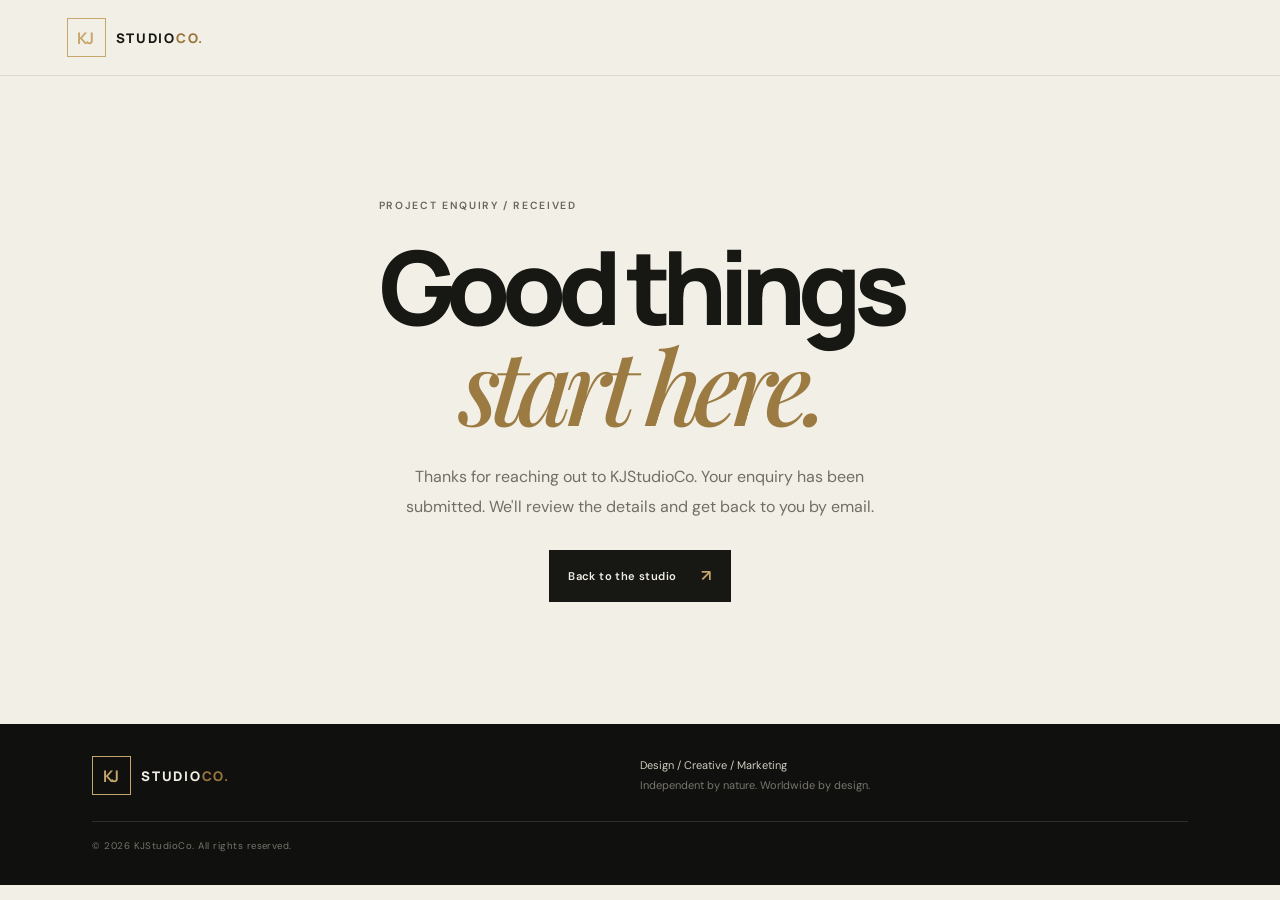
<file: thank-you.html>
<!doctype html>
<html lang="en">
<head>
<meta charset="utf-8"><meta name="viewport" content="width=device-width, initial-scale=1">
<meta name="theme-color" content="#11110f"><meta name="robots" content="noindex,follow">
<title>Enquiry received | KJStudioCo</title>
<link rel="icon" type="image/svg+xml" href="/favicon.svg">
<link rel="preconnect" href="https://fonts.googleapis.com"><link rel="preconnect" href="https://fonts.gstatic.com" crossorigin>
<link href="https://fonts.googleapis.com/css2?family=DM+Sans:wght@400;500;600;700&family=Manrope:wght@400;500;600;700;800&family=Playfair+Display:ital,wght@1,500&display=swap" rel="stylesheet">
<link rel="stylesheet" href="/styles.css">
<style>.thankyou{min-height:72vh;display:grid;place-items:center;text-align:center;padding:80px 6vw}.thankyou-inner{max-width:700px}.thankyou h1{font:800 clamp(3.2rem,8vw,6.5rem)/.95 var(--display);letter-spacing:-.08em;margin:25px 0}.thankyou h1 em{font-family:var(--serif);font-weight:500;color:#9c7b43}.thankyou p:not(.eyebrow){max-width:500px;margin:0 auto 28px;color:#716e65;line-height:1.9}.thankyou .button{display:inline-flex;justify-content:center}</style>
</head>
<body><header class="site-header"><a class="wordmark" href="/" aria-label="KJStudioCo home"><span class="mark">KJ</span><span class="wordmark-name">STUDIO<span>CO.</span></span></a></header>
<main class="thankyou"><div class="thankyou-inner"><p class="eyebrow">PROJECT ENQUIRY / RECEIVED</p><h1>Good things<br><em>start here.</em></h1><p>Thanks for reaching out to KJStudioCo. Your enquiry has been submitted. We'll review the details and get back to you by email.</p><a class="button button-dark" href="/">Back to the studio <span>↗</span></a></div></main>
<footer class="site-footer"><a class="wordmark footer-wordmark" href="/"><span class="mark">KJ</span><span class="wordmark-name">STUDIO<span>CO.</span></span></a><p>Design / Creative / Marketing<br><span>Independent by nature. Worldwide by design.</span></p><small>© 2026 KJStudioCo. All rights reserved.</small></footer></body></html>
</file>
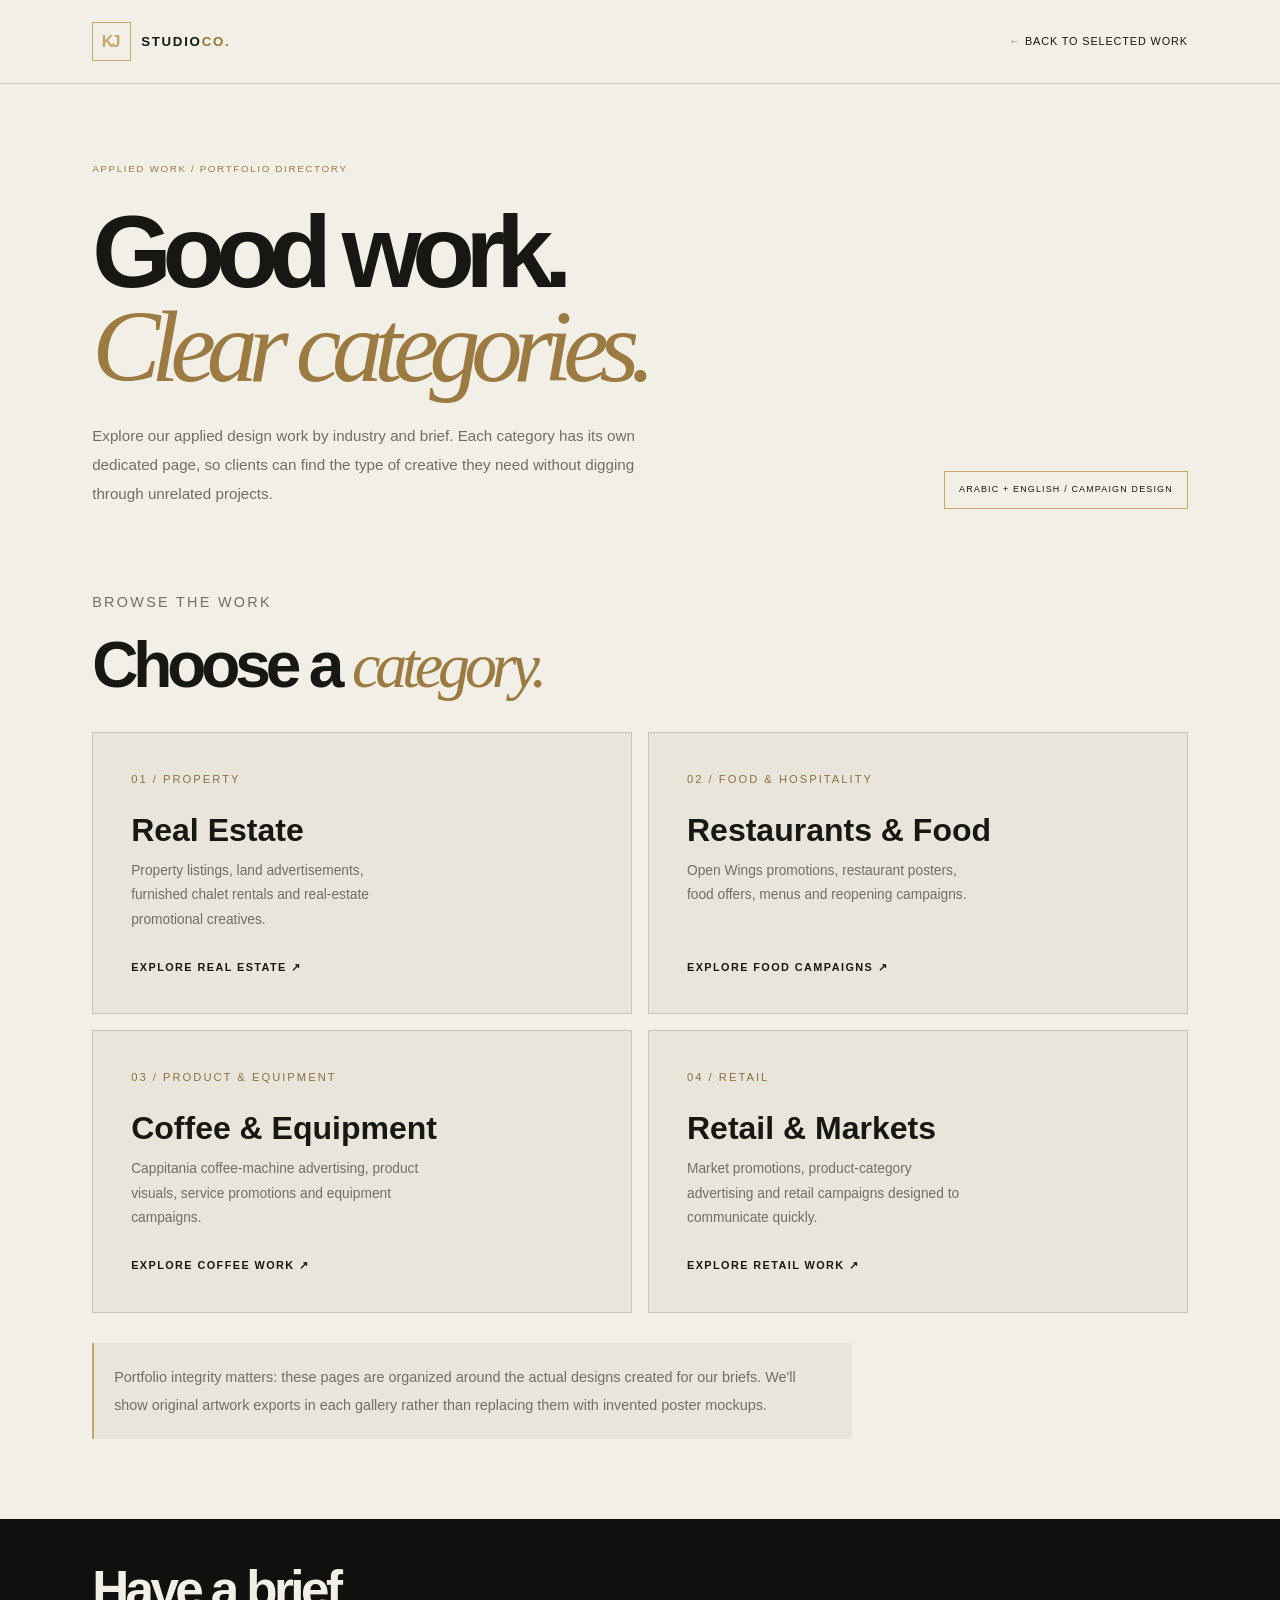
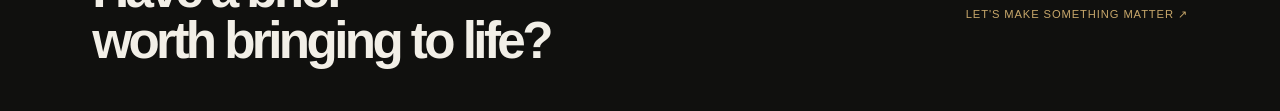
<file: work/applied-campaigns.html>
<!doctype html>
<html lang="en">
<head>
<meta charset="utf-8"><meta name="viewport" content="width=device-width, initial-scale=1">
<meta name="description" content="Browse KJStudioCo's applied creative work by category: real estate, restaurant and food promotions, coffee and equipment, and retail campaigns.">
<meta name="theme-color" content="#11110f"><title>Applied Work — KJStudioCo</title>
<link rel="icon" type="image/svg+xml" href="../favicon.svg"><link rel="stylesheet" href="../styles.css"><link rel="stylesheet" href="../case-study.css">
<style>
.category-grid{display:grid;grid-template-columns:repeat(2,minmax(0,1fr));gap:16px;margin-top:34px}
.category-card{display:flex;flex-direction:column;min-height:245px;padding:clamp(22px,4vw,38px);background:#e9e5db;border:1px solid rgba(23,23,19,.16);transition:transform .2s,border-color .2s}
.category-card:hover{transform:translateY(-4px);border-color:#c6a66a}
.category-no{font-size:.7rem;letter-spacing:.18em;color:#8c7042}
.category-card h3{font:700 clamp(1.4rem,3vw,2rem) var(--display);margin:24px 0 10px}
.category-card p{max-width:38ch;font-size:.86rem;line-height:1.8;color:#716e65}
.category-open{margin-top:auto;padding-top:26px;font-size:.68rem;letter-spacing:.13em;font-weight:700}
.category-note{margin-top:30px;padding:20px;border-left:2px solid #c6a66a;background:#e9e5db;color:#716e65;font-size:.82rem;line-height:1.8}
@media(max-width:650px){.category-grid{grid-template-columns:1fr}.category-card{min-height:210px}}
</style></head>
<body class="case-page">
<header class="case-top"><a class="wordmark" href="../index.html"><span class="mark">KJ</span><span class="wordmark-name">STUDIO<span>CO.</span></span></a><a class="case-back" href="../index.html#work"><span>←</span> Back to selected work</a></header>
<main>
<section class="case-hero"><p class="case-kicker">APPLIED WORK / PORTFOLIO DIRECTORY</p><h1>Good work.<br><em>Clear categories.</em></h1><div class="case-intro"><p>Explore our applied design work by industry and brief. Each category has its own dedicated page, so clients can find the type of creative they need without digging through unrelated projects.</p><span class="case-stamp">ARABIC + ENGLISH / CAMPAIGN DESIGN</span></div></section>
<section class="case-section"><p class="case-kicker">BROWSE THE WORK</p><h2>Choose a <em>category.</em></h2><div class="category-grid">
<a class="category-card" href="real-estate.html"><span class="category-no">01 / PROPERTY</span><h3>Real Estate</h3><p>Property listings, land advertisements, furnished chalet rentals and real-estate promotional creatives.</p><span class="category-open">EXPLORE REAL ESTATE ↗</span></a>
<a class="category-card" href="food-restaurant.html"><span class="category-no">02 / FOOD & HOSPITALITY</span><h3>Restaurants & Food</h3><p>Open Wings promotions, restaurant posters, food offers, menus and reopening campaigns.</p><span class="category-open">EXPLORE FOOD CAMPAIGNS ↗</span></a>
<a class="category-card" href="coffee-equipment.html"><span class="category-no">03 / PRODUCT & EQUIPMENT</span><h3>Coffee & Equipment</h3><p>Cappitania coffee-machine advertising, product visuals, service promotions and equipment campaigns.</p><span class="category-open">EXPLORE COFFEE WORK ↗</span></a>
<a class="category-card" href="retail-markets.html"><span class="category-no">04 / RETAIL</span><h3>Retail & Markets</h3><p>Market promotions, product-category advertising and retail campaigns designed to communicate quickly.</p><span class="category-open">EXPLORE RETAIL WORK ↗</span></a>
</div><p class="category-note">Portfolio integrity matters: these pages are organized around the actual designs created for our briefs. We'll show original artwork exports in each gallery rather than replacing them with invented poster mockups.</p></section>
</main><footer class="case-footer"><h2>Have a brief<br>worth bringing to life?</h2><a href="mailto:Hello@kjstudioco.com?subject=Applied%20campaign%20enquiry">Let's make something matter ↗</a></footer>
</body></html>
</file>
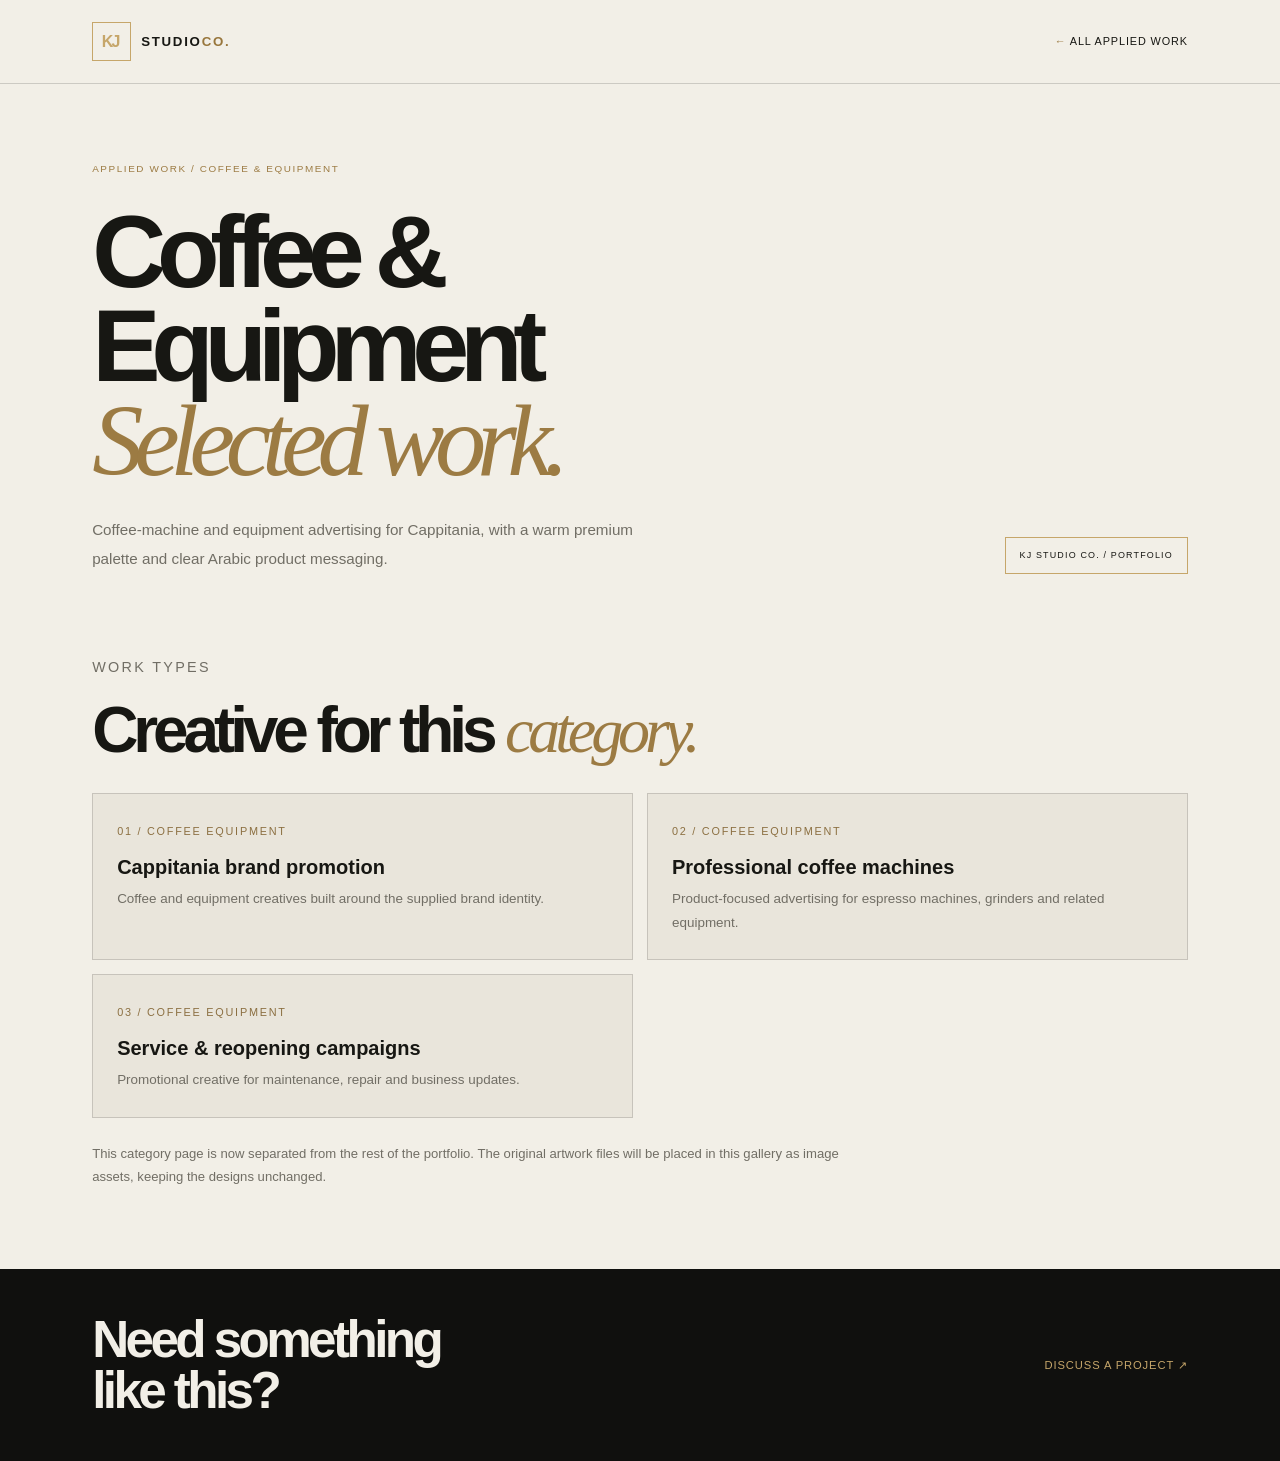
<file: work/coffee-equipment.html>
<!doctype html>
<html lang="en"><head><meta charset="utf-8"><meta name="viewport" content="width=device-width, initial-scale=1"><meta name="theme-color" content="#11110f"><meta name="description" content="Coffee & Equipment portfolio category by KJStudioCo."><title>Coffee & Equipment — KJStudioCo</title><link rel="icon" type="image/svg+xml" href="../favicon.svg"><link rel="stylesheet" href="../styles.css"><link rel="stylesheet" href="../case-study.css"><style>.work-list{display:grid;grid-template-columns:repeat(2,minmax(0,1fr));gap:14px;margin-top:30px}.work-item{padding:24px;background:#e9e5db;border:1px solid rgba(23,23,19,.16)}.work-item span{font-size:.68rem;letter-spacing:.16em;color:#8c7042}.work-item h3{font:700 1.25rem var(--display);margin:14px 0 8px}.work-item p{font-size:.84rem;line-height:1.8;color:#716e65}@media(max-width:650px){.work-list{grid-template-columns:1fr}}</style></head>
<body class="case-page"><header class="case-top"><a class="wordmark" href="../index.html"><span class="mark">KJ</span><span class="wordmark-name">STUDIO<span>CO.</span></span></a><a class="case-back" href="applied-campaigns.html"><span>←</span> All applied work</a></header><main><section class="case-hero"><p class="case-kicker">APPLIED WORK / COFFEE & EQUIPMENT</p><h1>Coffee &<br>Equipment<br><em>Selected work.</em></h1><div class="case-intro"><p>Coffee-machine and equipment advertising for Cappitania, with a warm premium palette and clear Arabic product messaging.</p><span class="case-stamp">KJ STUDIO CO. / PORTFOLIO</span></div></section><section class="case-section"><p class="case-kicker">WORK TYPES</p><h2>Creative for this <em>category.</em></h2><div class="work-list"><article class="work-item"><span>01 / COFFEE EQUIPMENT</span><h3>Cappitania brand promotion</h3><p>Coffee and equipment creatives built around the supplied brand identity.</p></article><article class="work-item"><span>02 / COFFEE EQUIPMENT</span><h3>Professional coffee machines</h3><p>Product-focused advertising for espresso machines, grinders and related equipment.</p></article><article class="work-item"><span>03 / COFFEE EQUIPMENT</span><h3>Service & reopening campaigns</h3><p>Promotional creative for maintenance, repair and business updates.</p></article></div><p style="margin-top:24px;font-size:.82rem;color:#716e65;line-height:1.8">This category page is now separated from the rest of the portfolio. The original artwork files will be placed in this gallery as image assets, keeping the designs unchanged.</p></section></main><footer class="case-footer"><h2>Need something<br>like this?</h2><a href="mailto:Hello@kjstudioco.com?subject=Coffee%20%26%20Equipment%20enquiry">Discuss a project ↗</a></footer></body></html>
</file>
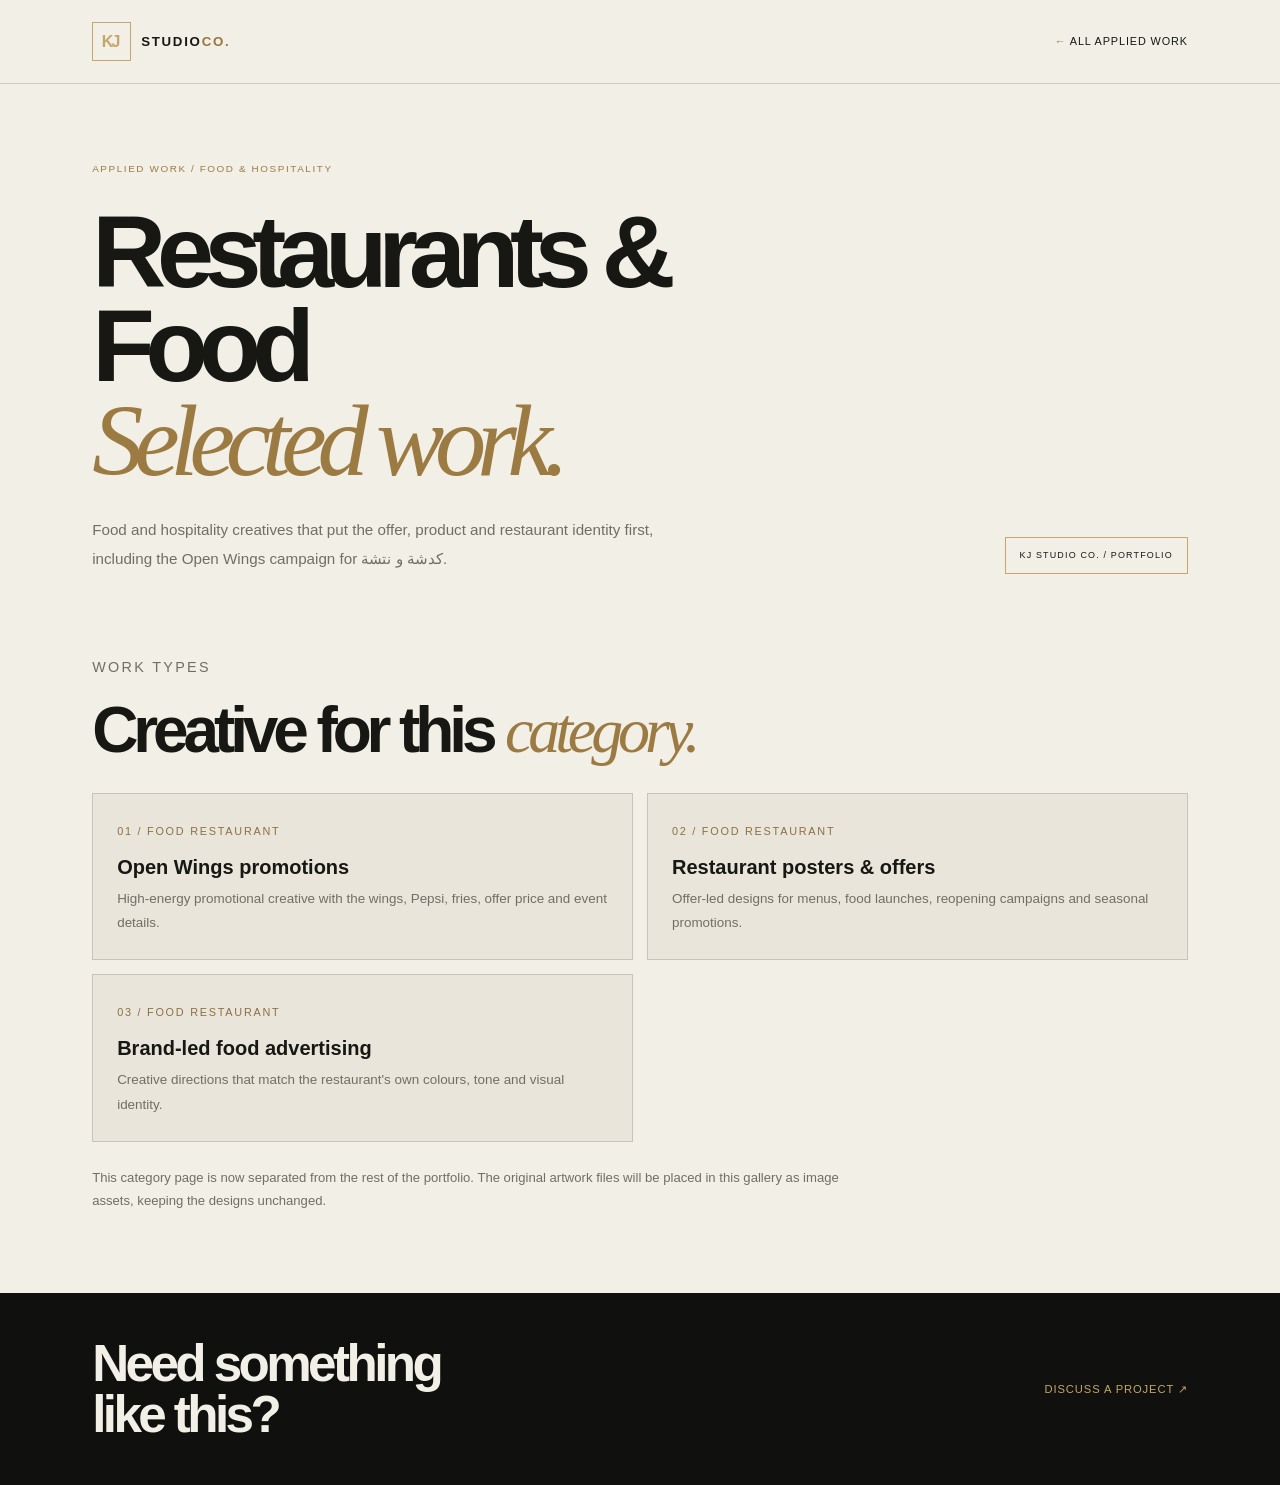
<file: work/food-restaurant.html>
<!doctype html>
<html lang="en"><head><meta charset="utf-8"><meta name="viewport" content="width=device-width, initial-scale=1"><meta name="theme-color" content="#11110f"><meta name="description" content="Restaurants & Food portfolio category by KJStudioCo."><title>Restaurants & Food — KJStudioCo</title><link rel="icon" type="image/svg+xml" href="../favicon.svg"><link rel="stylesheet" href="../styles.css"><link rel="stylesheet" href="../case-study.css"><style>.work-list{display:grid;grid-template-columns:repeat(2,minmax(0,1fr));gap:14px;margin-top:30px}.work-item{padding:24px;background:#e9e5db;border:1px solid rgba(23,23,19,.16)}.work-item span{font-size:.68rem;letter-spacing:.16em;color:#8c7042}.work-item h3{font:700 1.25rem var(--display);margin:14px 0 8px}.work-item p{font-size:.84rem;line-height:1.8;color:#716e65}@media(max-width:650px){.work-list{grid-template-columns:1fr}}</style></head>
<body class="case-page"><header class="case-top"><a class="wordmark" href="../index.html"><span class="mark">KJ</span><span class="wordmark-name">STUDIO<span>CO.</span></span></a><a class="case-back" href="applied-campaigns.html"><span>←</span> All applied work</a></header><main><section class="case-hero"><p class="case-kicker">APPLIED WORK / FOOD & HOSPITALITY</p><h1>Restaurants &<br>Food<br><em>Selected work.</em></h1><div class="case-intro"><p>Food and hospitality creatives that put the offer, product and restaurant identity first, including the Open Wings campaign for كدشة و نتشة.</p><span class="case-stamp">KJ STUDIO CO. / PORTFOLIO</span></div></section><section class="case-section"><p class="case-kicker">WORK TYPES</p><h2>Creative for this <em>category.</em></h2><div class="work-list"><article class="work-item"><span>01 / FOOD RESTAURANT</span><h3>Open Wings promotions</h3><p>High-energy promotional creative with the wings, Pepsi, fries, offer price and event details.</p></article><article class="work-item"><span>02 / FOOD RESTAURANT</span><h3>Restaurant posters & offers</h3><p>Offer-led designs for menus, food launches, reopening campaigns and seasonal promotions.</p></article><article class="work-item"><span>03 / FOOD RESTAURANT</span><h3>Brand-led food advertising</h3><p>Creative directions that match the restaurant's own colours, tone and visual identity.</p></article></div><p style="margin-top:24px;font-size:.82rem;color:#716e65;line-height:1.8">This category page is now separated from the rest of the portfolio. The original artwork files will be placed in this gallery as image assets, keeping the designs unchanged.</p></section></main><footer class="case-footer"><h2>Need something<br>like this?</h2><a href="mailto:Hello@kjstudioco.com?subject=Restaurants%20%26%20Food%20enquiry">Discuss a project ↗</a></footer></body></html>
</file>
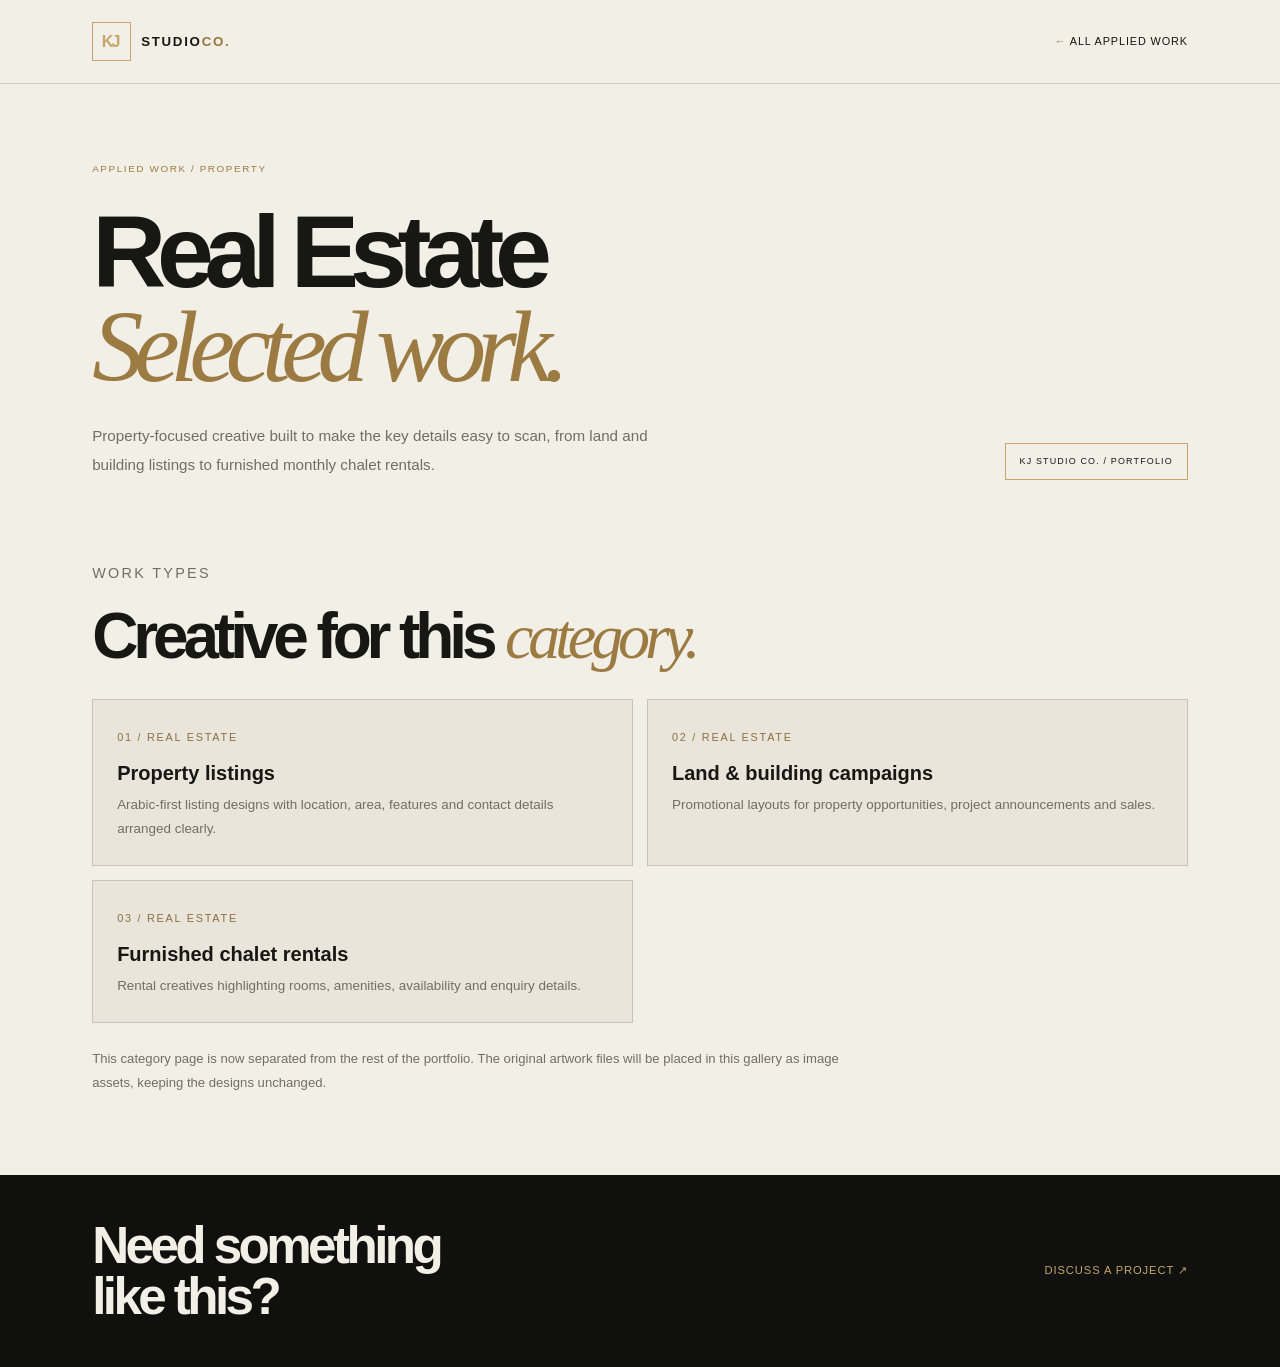
<file: work/real-estate.html>
<!doctype html>
<html lang="en"><head><meta charset="utf-8"><meta name="viewport" content="width=device-width, initial-scale=1"><meta name="theme-color" content="#11110f"><meta name="description" content="Real Estate portfolio category by KJStudioCo."><title>Real Estate — KJStudioCo</title><link rel="icon" type="image/svg+xml" href="../favicon.svg"><link rel="stylesheet" href="../styles.css"><link rel="stylesheet" href="../case-study.css"><style>.work-list{display:grid;grid-template-columns:repeat(2,minmax(0,1fr));gap:14px;margin-top:30px}.work-item{padding:24px;background:#e9e5db;border:1px solid rgba(23,23,19,.16)}.work-item span{font-size:.68rem;letter-spacing:.16em;color:#8c7042}.work-item h3{font:700 1.25rem var(--display);margin:14px 0 8px}.work-item p{font-size:.84rem;line-height:1.8;color:#716e65}@media(max-width:650px){.work-list{grid-template-columns:1fr}}</style></head>
<body class="case-page"><header class="case-top"><a class="wordmark" href="../index.html"><span class="mark">KJ</span><span class="wordmark-name">STUDIO<span>CO.</span></span></a><a class="case-back" href="applied-campaigns.html"><span>←</span> All applied work</a></header><main><section class="case-hero"><p class="case-kicker">APPLIED WORK / PROPERTY</p><h1>Real Estate<br><em>Selected work.</em></h1><div class="case-intro"><p>Property-focused creative built to make the key details easy to scan, from land and building listings to furnished monthly chalet rentals.</p><span class="case-stamp">KJ STUDIO CO. / PORTFOLIO</span></div></section><section class="case-section"><p class="case-kicker">WORK TYPES</p><h2>Creative for this <em>category.</em></h2><div class="work-list"><article class="work-item"><span>01 / REAL ESTATE</span><h3>Property listings</h3><p>Arabic-first listing designs with location, area, features and contact details arranged clearly.</p></article><article class="work-item"><span>02 / REAL ESTATE</span><h3>Land & building campaigns</h3><p>Promotional layouts for property opportunities, project announcements and sales.</p></article><article class="work-item"><span>03 / REAL ESTATE</span><h3>Furnished chalet rentals</h3><p>Rental creatives highlighting rooms, amenities, availability and enquiry details.</p></article></div><p style="margin-top:24px;font-size:.82rem;color:#716e65;line-height:1.8">This category page is now separated from the rest of the portfolio. The original artwork files will be placed in this gallery as image assets, keeping the designs unchanged.</p></section></main><footer class="case-footer"><h2>Need something<br>like this?</h2><a href="mailto:Hello@kjstudioco.com?subject=Real%20Estate%20enquiry">Discuss a project ↗</a></footer></body></html>
</file>
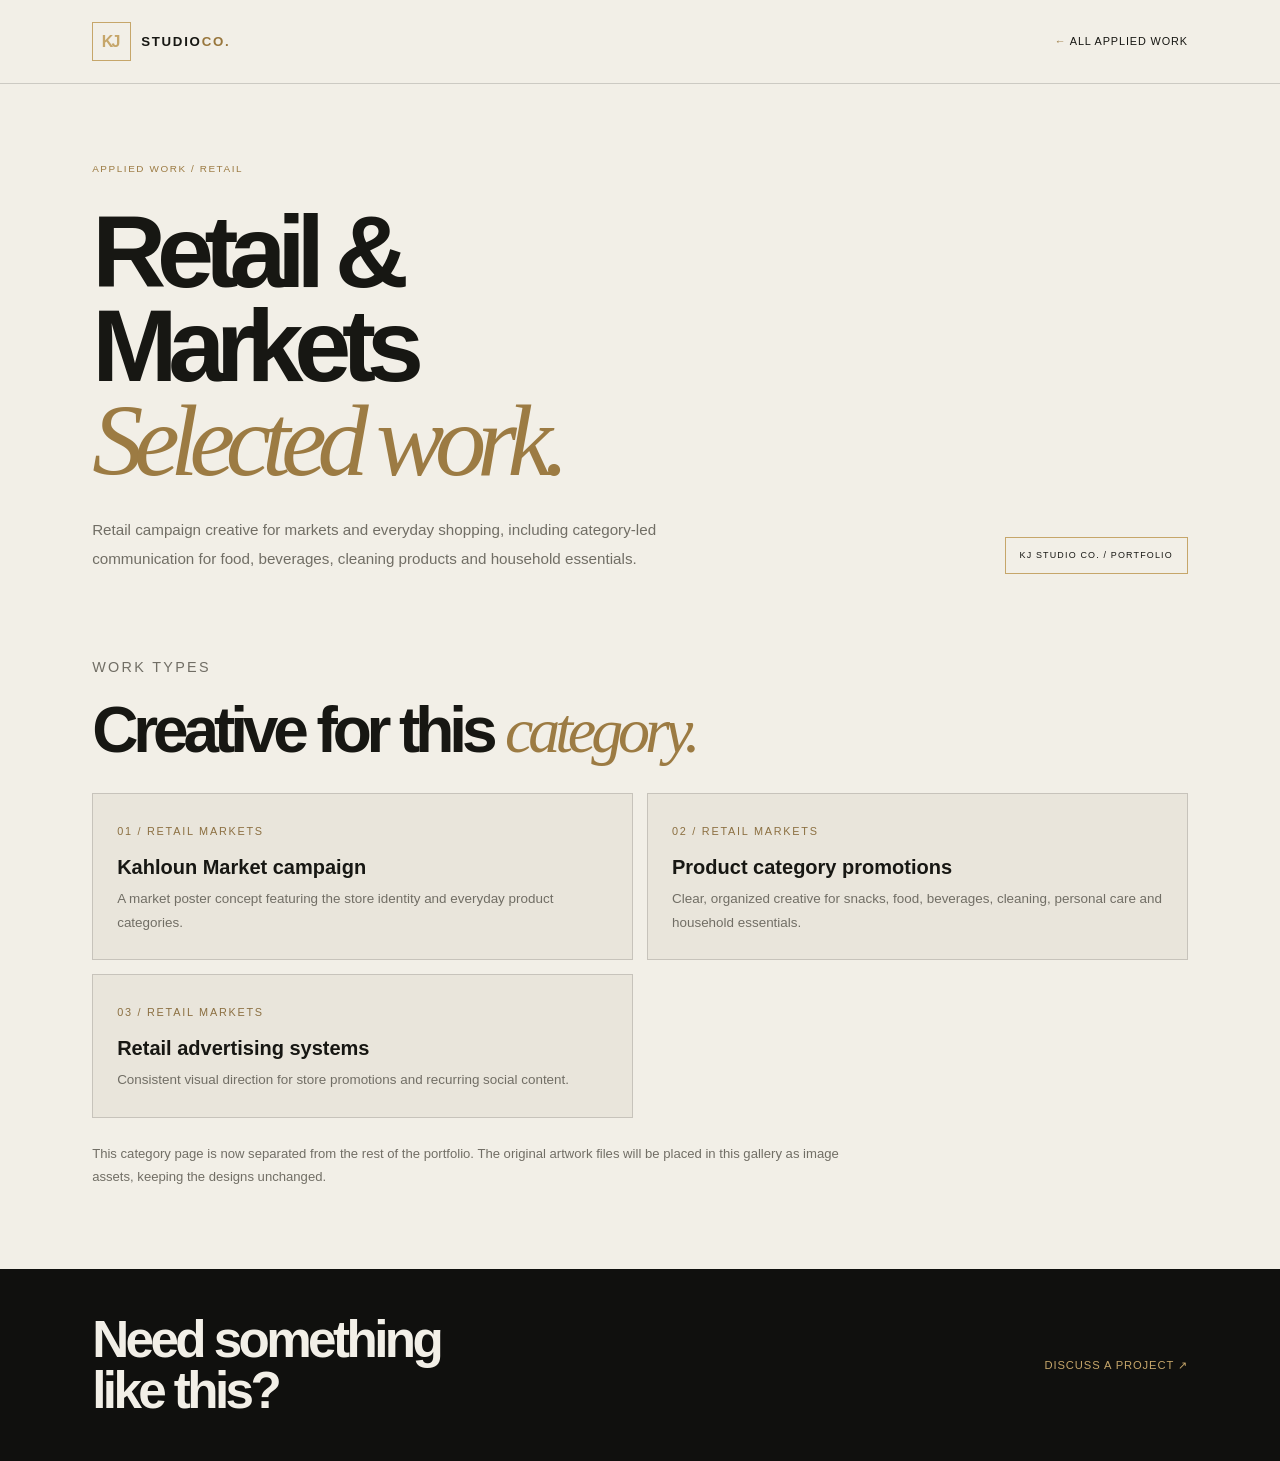
<file: work/retail-markets.html>
<!doctype html>
<html lang="en"><head><meta charset="utf-8"><meta name="viewport" content="width=device-width, initial-scale=1"><meta name="theme-color" content="#11110f"><meta name="description" content="Retail & Markets portfolio category by KJStudioCo."><title>Retail & Markets — KJStudioCo</title><link rel="icon" type="image/svg+xml" href="../favicon.svg"><link rel="stylesheet" href="../styles.css"><link rel="stylesheet" href="../case-study.css"><style>.work-list{display:grid;grid-template-columns:repeat(2,minmax(0,1fr));gap:14px;margin-top:30px}.work-item{padding:24px;background:#e9e5db;border:1px solid rgba(23,23,19,.16)}.work-item span{font-size:.68rem;letter-spacing:.16em;color:#8c7042}.work-item h3{font:700 1.25rem var(--display);margin:14px 0 8px}.work-item p{font-size:.84rem;line-height:1.8;color:#716e65}@media(max-width:650px){.work-list{grid-template-columns:1fr}}</style></head>
<body class="case-page"><header class="case-top"><a class="wordmark" href="../index.html"><span class="mark">KJ</span><span class="wordmark-name">STUDIO<span>CO.</span></span></a><a class="case-back" href="applied-campaigns.html"><span>←</span> All applied work</a></header><main><section class="case-hero"><p class="case-kicker">APPLIED WORK / RETAIL</p><h1>Retail &<br>Markets<br><em>Selected work.</em></h1><div class="case-intro"><p>Retail campaign creative for markets and everyday shopping, including category-led communication for food, beverages, cleaning products and household essentials.</p><span class="case-stamp">KJ STUDIO CO. / PORTFOLIO</span></div></section><section class="case-section"><p class="case-kicker">WORK TYPES</p><h2>Creative for this <em>category.</em></h2><div class="work-list"><article class="work-item"><span>01 / RETAIL MARKETS</span><h3>Kahloun Market campaign</h3><p>A market poster concept featuring the store identity and everyday product categories.</p></article><article class="work-item"><span>02 / RETAIL MARKETS</span><h3>Product category promotions</h3><p>Clear, organized creative for snacks, food, beverages, cleaning, personal care and household essentials.</p></article><article class="work-item"><span>03 / RETAIL MARKETS</span><h3>Retail advertising systems</h3><p>Consistent visual direction for store promotions and recurring social content.</p></article></div><p style="margin-top:24px;font-size:.82rem;color:#716e65;line-height:1.8">This category page is now separated from the rest of the portfolio. The original artwork files will be placed in this gallery as image assets, keeping the designs unchanged.</p></section></main><footer class="case-footer"><h2>Need something<br>like this?</h2><a href="mailto:Hello@kjstudioco.com?subject=Retail%20%26%20Markets%20enquiry">Discuss a project ↗</a></footer></body></html>
</file>
<file: styles.css>
:root{--ink:#171713;--deep:#10100e;--cream:#f2efe7;--paper:#e9e5db;--gold:#c6a66a;--muted:#77756e;--line:rgba(23,23,19,.17);--serif:"Playfair Display",Georgia,serif;--sans:"DM Sans",sans-serif;--display:"Manrope",sans-serif}
*{box-sizing:border-box;margin:0;padding:0}
html{scroll-behavior:smooth;scroll-padding-top:90px}
body{background:var(--cream);color:var(--ink);font-family:var(--sans);line-height:1.5;-webkit-font-smoothing:antialiased}
body.menu-open{overflow:hidden}
img{display:block;width:100%;height:100%;object-fit:cover}
a{color:inherit;text-decoration:none}
button{font:inherit}
::selection{background:var(--gold);color:var(--deep)}
.announcement{height:31px;background:var(--deep);color:#d9d5ca;display:flex;align-items:center;justify-content:center;gap:10px;font-size:.59rem;letter-spacing:.18em}
.status-dot{width:5px;height:5px;border-radius:50%;background:var(--gold);box-shadow:0 0 8px #c6a66a}
.announcement-divider{color:var(--gold)}
.site-header{position:sticky;top:0;z-index:30;display:flex;align-items:center;justify-content:space-between;padding:18px 5.2vw;background:rgba(242,239,231,.92);backdrop-filter:blur(18px);border-bottom:1px solid rgba(23,23,19,.1)}
.wordmark{display:inline-flex;align-items:center;gap:10px;min-width:160px}
.mark{display:grid;place-items:center;width:39px;height:39px;border:1px solid var(--gold);color:var(--gold);font:700 1rem var(--display);letter-spacing:-.12em;padding-right:3px}
.wordmark-name{font:800 .83rem var(--display);letter-spacing:.13em}.wordmark-name span{color:#98763c}
.primary-nav{display:flex;align-items:center;gap:clamp(18px,3vw,42px)}
.primary-nav>a:not(.nav-cta){font-size:.74rem;color:#5b5951;transition:color .2s}.primary-nav>a:hover{color:#98763c}
.nav-cta{border:1px solid var(--ink);padding:12px 16px;font-size:.72rem;letter-spacing:.04em;transition:background .25s,color .25s}.nav-cta span{margin-left:15px;color:#98763c}.nav-cta:hover{background:var(--ink);color:var(--cream)!important}
.menu-toggle{display:none}
.section-wrap{padding-left:7.2vw;padding-right:7.2vw}
.hero{min-height:690px;min-height:min(800px,calc(100svh - 70px));padding-top:clamp(72px,8vw,130px);padding-bottom:clamp(70px,8vw,120px);display:grid;grid-template-columns:1.08fr .92fr;align-items:center;gap:3vw;overflow:hidden}
.hero-copy{position:relative;z-index:2;padding:15px 0}
.eyebrow{font-size:.65rem;letter-spacing:.16em;font-weight:600;color:#68665d;display:flex;align-items:center;gap:12px}.eyebrow>span{color:#a48248;font-variant-numeric:tabular-nums}
.hero h1{font:700 clamp(4.2rem,7.3vw,7.8rem)/.91 var(--display);letter-spacing:-.09em;margin:34px 0 28px}
.hero h1 em,.section-heading h2 em,.manifesto h2 em,.about-copy h2 em,.final-cta h2 em{font-family:var(--serif);font-weight:500;letter-spacing:-.075em}
.hero h1 em{color:#9c7b43}
.hero-description{max-width:485px;font-size:1rem;line-height:1.85;color:#66635b}
.hero-buttons{display:flex;align-items:center;gap:26px;margin-top:32px;flex-wrap:wrap}
.button{min-height:52px;display:inline-flex;align-items:center;justify-content:space-between;gap:25px;padding:0 19px;font-size:.7rem;font-weight:600;letter-spacing:.035em;transition:transform .25s,background .25s,color .25s}
.button span{font-size:1rem;color:var(--gold)}.button:hover{transform:translateY(-3px)}
.button-dark{background:var(--ink);color:var(--cream)}.button-dark:hover{background:#343128}
.button-light{background:var(--cream);color:var(--ink)}.button-light:hover{background:#fff}
.text-link{display:inline-flex;gap:13px;align-items:center;padding-bottom:5px;border-bottom:1px solid #a68a58;font-size:.7rem;color:#514d43}.text-link span{color:#9b7941;transition:transform .2s}.text-link:hover span{transform:translate(3px,-3px)}
.hero-footnote{display:flex;align-items:center;gap:12px;margin-top:52px;font-size:.73rem;color:#777166;letter-spacing:.04em}.gold-rule{height:1px;width:30px;background:var(--gold)}
.hero-art{height:clamp(440px,51vw,650px);position:relative;max-width:620px;width:100%;justify-self:end}
.hero-image{position:absolute;overflow:hidden;background:#d0c8b8}.hero-image img{transition:transform 1s cubic-bezier(.2,.7,.2,1);filter:saturate(.78)}.hero-art:hover img{transform:scale(1.035)}
.hero-image-main{inset:0 10% 8% 11%}.hero-image-main:after{content:"";position:absolute;inset:0;background:linear-gradient(180deg,transparent 65%,rgba(15,15,13,.25))}
.hero-image-small{height:36%;width:36%;right:0;bottom:0;border:7px solid var(--cream);z-index:2}
.image-index{position:absolute;bottom:18px;left:20px;color:#fff;font-size:.6rem;letter-spacing:.18em;z-index:1}
.orbit-stamp{position:absolute;z-index:3;left:0;top:13%;width:126px;height:126px;border-radius:50%;background:var(--gold);color:var(--deep);display:flex;flex-direction:column;align-items:center;justify-content:center;transform:rotate(-12deg);box-shadow:0 14px 35px #1717131a}.orbit-stamp span{font-size:.48rem;letter-spacing:.12em}.orbit-stamp strong{font:800 1.25rem var(--display);letter-spacing:-.07em}
.hero-art-note{position:absolute;z-index:3;right:1%;top:5%;writing-mode:vertical-rl;font-size:.59rem;letter-spacing:.12em;color:#676258;text-transform:uppercase}.hero-art-note span{color:#9a7944}
.ticker{overflow:hidden;background:var(--gold);color:var(--deep);padding:15px 0}.ticker-track{display:flex;align-items:center;justify-content:space-around;gap:35px;min-width:760px;font:700 .69rem var(--display);letter-spacing:.17em}.ticker-track i{font-style:normal;font-size:1rem}
.work-section{padding-top:125px;padding-bottom:130px}
.section-heading{display:flex;align-items:end;justify-content:space-between;gap:35px;margin-bottom:54px}.section-heading h2{font:700 clamp(3rem,5.8vw,5.7rem)/.96 var(--display);letter-spacing:-.08em;margin-top:22px}.section-heading h2 em{color:#9c7b43}.section-heading>p{font-size:.83rem;line-height:1.8;color:#716e65;padding-bottom:5px}
.work-grid{display:grid;grid-template-columns:1fr 1fr;column-gap:27px;row-gap:65px}.project-offset{margin-top:95px}.project-offset-small{margin-top:75px}
.project-visual{display:block;position:relative;height:clamp(340px,43vw,570px);overflow:hidden;background:#d4cfc4;color:white;isolation:isolate}
.project-visual:after{content:"";position:absolute;inset:0;background:linear-gradient(180deg,rgba(0,0,0,.06),transparent 35%,rgba(0,0,0,.58));z-index:0;transition:opacity .35s}.project-visual img{position:absolute;inset:0;transition:transform 1s cubic-bezier(.2,.7,.2,1);filter:saturate(.72)}.project-visual:hover img{transform:scale(1.045)}.project-visual:hover:after{opacity:.85}
.visual-fashion img{object-position:50% 35%}.visual-product img{object-position:50% 50%}.visual-social img{object-position:center}.visual-motion img{object-position:center}
.visual-tag{position:absolute;top:19px;left:19px;font-size:.58rem;letter-spacing:.14em;z-index:1}.visual-arrow{position:absolute;top:15px;right:18px;font-size:1.2rem;z-index:1}.visual-title{position:absolute;left:25px;bottom:24px;font:700 clamp(2.4rem,4.7vw,4.5rem)/.93 var(--display);letter-spacing:-.075em;z-index:1}
.project-meta{display:flex;align-items:start;justify-content:space-between;gap:12px;padding-top:17px}.project-meta h3{font:700 1rem var(--display);letter-spacing:-.03em}.project-meta p{font-size:.75rem;color:#77736a;margin-top:5px}.project-meta>span{font-size:.6rem;color:#9b7941;letter-spacing:.12em;padding-top:4px;white-space:nowrap}
.portfolio-note{display:flex;gap:10px;align-items:center;margin-top:54px;font-size:.69rem;color:#77736a}.portfolio-note span{color:#a48248;font-size:1rem}
.manifesto{background:var(--deep);color:var(--cream);padding:120px 0 100px;overflow:hidden}.manifesto .eyebrow{color:#aaa69b}
.manifesto h2{font:700 clamp(3.2rem,7.2vw,7.3rem)/.99 var(--display);letter-spacing:-.085em;margin:47px 0 60px}.manifesto h2 em{color:var(--gold)}
.manifesto-bottom{display:flex;justify-content:space-between;align-items:end;border-top:1px solid #ffffff26;padding-top:22px;gap:30px}.manifesto-symbol{font:800 clamp(3rem,5vw,5rem)/.8 var(--display);letter-spacing:-.14em;color:var(--gold)}.manifesto-symbol span{color:var(--cream)}
.manifesto-bottom p{max-width:390px;color:#b8b5ab;font-size:.86rem;line-height:1.85}
.services-section{padding-top:125px;padding-bottom:125px}.services-section .section-heading{margin-bottom:42px}
.services-list{border-top:1px solid var(--line)}
.service-row{display:grid;grid-template-columns:55px minmax(0,1fr) 120px 20px;gap:20px;align-items:center;padding:25px 0;border-bottom:1px solid var(--line);transition:padding .25s,color .25s}.service-row:hover{padding-left:9px;padding-right:9px;color:#8e6d37}
.service-number{font-size:.67rem;color:#9c7b43;letter-spacing:.08em;align-self:start;padding-top:7px}
.service-row h3{font:700 clamp(1.35rem,2.5vw,2.2rem) var(--display);letter-spacing:-.055em}.service-row p{font-size:.75rem;color:#77736a;margin-top:4px}.service-price{font-size:.61rem;letter-spacing:.11em;color:#817a6d;text-align:right}.service-arrow{font-size:1rem;color:#a48248;text-align:right}
.pricing-note{font-size:.68rem;color:#77736a;margin-top:20px}
.approach-section{background:var(--paper);padding:115px 0 125px}.approach-section .section-heading{margin-bottom:70px}
.process-grid{display:grid;grid-template-columns:repeat(5,1fr);gap:22px}.process-step{border-top:1px solid #b9b3a7;padding-top:17px}.process-step>span{font-size:.59rem;color:#9c7b43;letter-spacing:.12em}.process-step h3{font:700 1.55rem var(--display);letter-spacing:-.05em;margin:35px 0 12px}.process-step p{font-size:.75rem;color:#77736a;line-height:1.8;max-width:190px}
.about-section{padding-top:130px;padding-bottom:130px;display:grid;grid-template-columns:1fr 1fr;gap:10vw;align-items:center}
.about-art{position:relative;padding:0 0 42px 36px}.about-image{height:clamp(390px,46vw,580px);overflow:hidden;background:#d7d1c4}.about-image img{filter:saturate(.7)}.about-caption{position:absolute;left:0;bottom:0;background:var(--gold);padding:19px 24px;font-size:.63rem;line-height:1.7;letter-spacing:.11em;font-weight:700}.about-caption span{font-weight:400}
.about-copy h2{font:700 clamp(2.8rem,5.2vw,5.2rem)/.98 var(--display);letter-spacing:-.08em;margin:27px 0 28px}.about-copy h2 em{color:#9c7b43}.about-copy>p:not(.eyebrow){font-size:.87rem;line-height:1.9;color:#6f6b62;margin:0 0 17px;max-width:470px}.about-copy .about-signoff{font:700 1.15rem var(--display);color:var(--ink)!important;margin-top:26px!important}.about-signoff em{font-family:var(--serif);color:#9c7b43}
.about-copy .text-link{margin-top:18px}
.final-cta{position:relative;isolation:isolate;overflow:hidden;background:var(--gold);min-height:650px;padding:105px 6vw 85px;display:flex;flex-direction:column;align-items:center;justify-content:center;text-align:center}
.cta-orb{position:absolute;z-index:-1;top:6%;right:7%;width:190px;height:190px;border:1px solid #17171327;border-radius:50%;display:grid;place-items:center;font:800 3.6rem var(--display);letter-spacing:-.14em;color:#17171326;transform:rotate(-10deg)}.cta-orb span{color:#f2efe750}
.final-cta .eyebrow{color:#4c402c}.final-cta h2{font:700 clamp(4rem,9vw,8.8rem)/.9 var(--display);letter-spacing:-.09em;margin:30px 0 22px}.final-cta h2 em{color:var(--cream)}.final-cta>p:not(.eyebrow){font-size:.88rem;color:#4f4636;margin-bottom:30px}.final-cta .button{min-width:255px}.cta-bottom-note{position:absolute;bottom:27px;font-size:.55rem;letter-spacing:.2em;color:#625236}
.site-footer{background:var(--deep);color:var(--cream);padding:32px 7.2vw;display:grid;grid-template-columns:1fr 1fr auto;align-items:center;gap:25px}.footer-wordmark{min-width:0}.footer-wordmark .wordmark-name{color:var(--cream)}.site-footer>p{font-size:.69rem;line-height:1.8;color:#d1ccc0}.site-footer>p span{color:#77756d}.footer-top{font-size:.59rem;letter-spacing:.13em;color:var(--gold)}.site-footer small{grid-column:1/-1;border-top:1px solid #ffffff20;padding-top:17px;color:#77756d;font-size:.6rem;letter-spacing:.05em}
.reveal{opacity:0;transform:translateY(22px);transition:opacity .7s ease,transform .7s cubic-bezier(.2,.7,.2,1)}.reveal.is-visible{opacity:1;transform:translateY(0)}
@media(prefers-reduced-motion:reduce){html{scroll-behavior:auto}*,*:before,*:after{animation-duration:.01ms!important;transition-duration:.01ms!important}.reveal{opacity:1;transform:none}}
@media(min-width:1500px){.section-wrap{padding-left:max(7.2vw,calc((100vw - 1280px)/2));padding-right:max(7.2vw,calc((100vw - 1280px)/2))}.hero{min-height:780px}}
@media(max-width:950px){.section-wrap{padding-left:5.5vw;padding-right:5.5vw}.hero{grid-template-columns:1fr  .85fr;gap:2vw}.hero h1{font-size:clamp(3.7rem,8vw,6rem)}.hero-art{height:500px}.orbit-stamp{width:100px;height:100px}.orbit-stamp strong{font-size:1rem}.process-grid{grid-template-columns:repeat(3,1fr);row-gap:35px}.about-section{gap:6vw}.primary-nav{gap:17px}.primary-nav>a:not(.nav-cta){font-size:.68rem}.wordmark{min-width:145px}}
@media(max-width:700px){.announcement{font-size:.49rem;letter-spacing:.12em}.site-header{padding:13px 5vw}.wordmark{min-width:0}.mark{width:34px;height:34px}.wordmark-name{font-size:.73rem}.menu-toggle{display:flex;flex-direction:column;gap:5px;border:0;background:transparent;padding:9px;z-index:32}.menu-toggle span{display:block;width:23px;height:1px;background:var(--ink);transition:transform .2s}.menu-toggle[aria-expanded=true] span:first-child{transform:translateY(3px) rotate(45deg)}.menu-toggle[aria-expanded=true] span:last-child{transform:translateY(-3px) rotate(-45deg)}
.primary-nav{position:fixed;inset:0;background:var(--cream);z-index:31;display:flex;flex-direction:column;justify-content:center;align-items:stretch;gap:0;padding:80px 9vw;transform:translateX(100%);transition:transform .3s ease}.primary-nav.is-open{transform:translateX(0)}.primary-nav>a:not(.nav-cta){font:700 2rem var(--display);letter-spacing:-.05em;padding:16px 0;border-bottom:1px solid var(--line)}.primary-nav .nav-cta{margin-top:28px;display:flex;justify-content:space-between;font-size:.8rem}.hero{display:flex;flex-direction:column;align-items:stretch;padding-top:70px;padding-bottom:65px;min-height:auto;gap:35px}.hero h1{font-size:clamp(3.8rem,15.8vw,6.5rem);margin:28px 0 22px}.hero-description{font-size:.91rem}.hero-footnote{margin-top:32px}.hero-art{height:clamp(380px,105vw,520px);width:100%;max-width:none}.hero-image-main{inset:0 9% 8% 10%}.hero-image-small{height:36%;width:38%;border-width:5px}.orbit-stamp{width:91px;height:91px;top:12%;left:0}.orbit-stamp span{font-size:.42rem}.orbit-stamp strong{font-size:.9rem}.hero-art-note{font-size:.5rem;right:0}.ticker-track{justify-content:flex-start;padding-left:20px;gap:27px;font-size:.62rem}.work-section,.services-section{padding-top:80px;padding-bottom:85px}.section-heading{align-items:flex-start;flex-direction:column;gap:20px;margin-bottom:35px}.section-heading h2{font-size:clamp(3rem,12vw,4.7rem);margin-top:17px}.section-heading>p{font-size:.78rem}.work-grid{grid-template-columns:1fr;row-gap:35px}.project-offset,.project-offset-small{margin-top:0}.project-visual{height:clamp(360px,112vw,540px)}.visual-title{font-size:clamp(3rem,12vw,4.2rem)}.project-meta p{max-width:260px}.portfolio-note{align-items:flex-start;line-height:1.7;margin-top:35px}.manifesto{padding:82px 0 65px}.manifesto h2{font-size:clamp(3.2rem,12vw,5.3rem);margin:35px 0 42px}.manifesto-bottom{align-items:start;flex-direction:column;gap:22px}.manifesto-bottom p{font-size:.81rem}.service-row{grid-template-columns:31px minmax(0,1fr) 17px;gap:11px;padding:21px 0}.service-row h3{font-size:1.35rem}.service-row p{font-size:.69rem;max-width:310px}.service-price{grid-column:2;grid-row:2;text-align:left;font-size:.56rem;margin-top:5px}.service-arrow{grid-column:3;grid-row:1}.approach-section{padding:80px 0 85px}.approach-section .section-heading{margin-bottom:45px}.process-grid{grid-template-columns:1fr 1fr;gap:30px 20px}.process-step h3{font-size:1.35rem;margin:22px 0 8px}.process-step p{font-size:.7rem}.about-section{padding-top:85px;padding-bottom:90px;grid-template-columns:1fr;gap:48px}.about-art{padding-left:23px;padding-bottom:32px}.about-image{height:clamp(350px,100vw,500px)}.about-caption{padding:15px 18px;font-size:.56rem}.about-copy h2{font-size:clamp(3rem,11vw,4.7rem)}.final-cta{min-height:570px;padding:85px 6vw 75px}.final-cta h2{font-size:clamp(3.8rem,14vw,6.5rem)}.cta-orb{width:115px;height:115px;font-size:2.2rem;right:-10px;top:5%}.final-cta>p:not(.eyebrow){max-width:280px;line-height:1.7}.site-footer{padding:28px 5.5vw;grid-template-columns:1fr auto;gap:20px}.site-footer>p{grid-column:1/-1;grid-row:2}.footer-top{grid-column:2;grid-row:1}.site-footer small{font-size:.56rem}}
@media(max-width:370px){.hero h1{font-size:3.35rem}.hero-buttons{align-items:flex-start;flex-direction:column}.process-grid{grid-template-columns:1fr}.project-visual{height:330px}}


/* Pricing and FAQ additions */
.pricing-section{padding-top:120px;padding-bottom:120px;background:var(--paper)}
.pricing-section .section-heading{margin-bottom:44px}
.pricing-grid{display:grid;grid-template-columns:repeat(3,minmax(0,1fr));gap:16px;align-items:stretch}
.pricing-card{background:var(--cream);border:1px solid rgba(23,23,19,.13);padding:clamp(22px,3vw,38px);display:flex;flex-direction:column;min-height:465px}
.pricing-card-featured{background:var(--deep);color:var(--cream);border-color:var(--deep);transform:translateY(-8px)}
.pricing-tier{display:flex;align-items:center;justify-content:space-between;gap:10px;font-size:.59rem;letter-spacing:.14em;color:#98763c;font-weight:700}
.pricing-tier span{border:1px solid #c6a66a66;padding:6px 8px;font-size:.48rem;letter-spacing:.08em;color:var(--gold);white-space:nowrap}
.pricing-card h3{font:700 clamp(1.6rem,2.4vw,2.15rem)/1.05 var(--display);letter-spacing:-.065em;margin:30px 0 13px}
.pricing-card h3 em,.management-note h3 em{font-family:var(--serif);font-weight:500;color:#a48248}
.pricing-card-featured h3 em{color:var(--gold)}
.pricing-fit{min-height:76px;font-size:.77rem;line-height:1.75;color:#716e65}
.pricing-card-featured .pricing-fit{color:#b8b5ab}
.pricing-amount{display:flex;align-items:baseline;gap:7px;padding:20px 0 17px;margin-top:11px;border-top:1px solid var(--line);border-bottom:1px solid var(--line)}
.pricing-card-featured .pricing-amount{border-color:#ffffff26}
.pricing-amount span{font-size:.53rem;letter-spacing:.1em;color:#77736a}
.pricing-card-featured .pricing-amount span{color:#b8b5ab}
.pricing-amount strong{font:800 clamp(2rem,3.5vw,2.9rem)/1 var(--display);letter-spacing:-.07em;color:var(--ink)}
.pricing-card-featured .pricing-amount strong{color:var(--cream)}
.pricing-card ul{list-style:none;display:grid;gap:12px;margin:22px 0 26px;padding:0}
.pricing-card li{position:relative;padding-left:19px;font-size:.72rem;line-height:1.6;color:#69665d}
.pricing-card li:before{content:"✳";position:absolute;left:0;color:#a48248;font-size:.72rem}
.pricing-card-featured li{color:#d1ccc0}
.pricing-button{margin-top:auto;width:100%}
.pricing-note-wide{line-height:1.8;max-width:760px}
.management-note{margin-top:60px;padding-top:35px;border-top:1px solid rgba(23,23,19,.18);display:flex;align-items:end;justify-content:space-between;gap:40px}
.management-note .eyebrow{font-size:.58rem}
.management-note h3{font:700 clamp(2rem,4vw,3.7rem)/1 var(--display);letter-spacing:-.075em;margin:22px 0 15px}
.management-note>div>p:last-child{max-width:640px;font-size:.78rem;line-height:1.8;color:#716e65}
.management-note>.text-link{flex-shrink:0;margin-bottom:5px}
.faq-section{padding-top:120px;padding-bottom:125px}
.faq-section .section-heading{margin-bottom:40px}
.faq-list{border-top:1px solid var(--line)}
.faq-item{border-bottom:1px solid var(--line);padding:0}
.faq-item summary{position:relative;cursor:pointer;list-style:none;padding:23px 45px 23px 0;font:700 clamp(1.05rem,2vw,1.45rem) var(--display);letter-spacing:-.035em}
.faq-item summary::-webkit-details-marker{display:none}
.faq-item summary:after{content:"+";position:absolute;right:7px;top:17px;font:400 1.65rem var(--sans);color:#a48248;transition:transform .2s}
.faq-item[open] summary:after{content:"−";transform:rotate(180deg)}
.faq-item p{max-width:760px;padding:0 45px 24px 0;color:#716e65;font-size:.82rem;line-height:1.9}
@media(max-width:900px){
  .pricing-grid{grid-template-columns:1fr 1fr}
  .pricing-card-featured{transform:none}
  .pricing-card:last-child{grid-column:1/-1;min-height:0}
  .management-note{align-items:flex-start;flex-direction:column;gap:22px}
}
@media(max-width:700px){
  .pricing-section{padding-top:80px;padding-bottom:85px}
  .pricing-grid{grid-template-columns:1fr;gap:13px}
  .pricing-card,.pricing-card:last-child{grid-column:auto;min-height:0;padding:26px}
  .pricing-card h3{font-size:1.8rem;margin-top:24px}
  .pricing-fit{min-height:0}
  .pricing-amount{margin-top:18px}
  .management-note{margin-top:42px;padding-top:28px}
  .management-note h3{font-size:clamp(2rem,9vw,3rem)}
  .faq-section{padding-top:82px;padding-bottom:88px}
  .faq-item summary{padding:21px 35px 21px 0}
  .faq-item p{padding-right:8px;font-size:.78rem}
}


/* Footer social links */
.footer-socials{display:flex;gap:18px;align-items:center}
.footer-socials a{font-size:.62rem;letter-spacing:.07em;text-transform:uppercase;color:inherit;text-decoration:none;border-bottom:1px solid rgba(23,23,19,.28);padding-bottom:5px;transition:color .2s,border-color .2s}
.footer-socials a:hover{color:#a48248;border-color:#a48248}
@media(max-width:700px){.footer-socials{gap:14px;flex-wrap:wrap}.footer-socials a{font-size:.58rem}}

/* Portfolio case-study links */
.case-study-link{font-size:.58rem;letter-spacing:.08em;color:#9c7b43;white-space:nowrap;border-bottom:1px solid #c6a66a66;padding-bottom:5px;align-self:center;transition:color .2s,border-color .2s}.case-study-link:hover{color:var(--ink);border-color:var(--ink)}
@media(max-width:700px){.project-meta{align-items:flex-start}.case-study-link{font-size:.55rem;margin-top:4px}}


/* Final polish: visible keyboard focus and responsive media safety */
a:focus-visible,button:focus-visible,summary:focus-visible{outline:2px solid #a48248;outline-offset:4px}
img{max-width:100%}
html{scroll-padding-top:90px}
@media(prefers-reduced-motion:reduce){
  html{scroll-behavior:auto!important}
  *,*::before,*::after{animation-duration:.01ms!important;animation-iteration-count:1!important;transition-duration:.01ms!important}
  .reveal{opacity:1!important;transform:none!important}
}


/* Project enquiry form */
.inquiry-section{display:grid;grid-template-columns:.78fr 1.22fr;gap:clamp(40px,8vw,120px);padding-top:120px;padding-bottom:125px;align-items:start}
.inquiry-intro{position:sticky;top:115px}
.inquiry-intro h2{font:700 clamp(3.2rem,6vw,6rem)/.94 var(--display);letter-spacing:-.085em;margin:27px 0}
.inquiry-intro h2 em{font-family:var(--serif);font-weight:500;color:#9c7b43}
.inquiry-intro>p:not(.eyebrow){max-width:360px;font-size:.86rem;line-height:1.9;color:#716e65}
.inquiry-promise{display:flex;align-items:center;gap:14px;margin-top:38px;padding-top:20px;border-top:1px solid var(--line);font-size:.75rem;line-height:1.8;color:#716e65}
.inquiry-promise>span{color:#a48248;font-size:1.25rem}.inquiry-promise strong{color:var(--ink);font-weight:600}
.inquiry-form{background:var(--paper);padding:clamp(24px,4vw,46px);border:1px solid rgba(23,23,19,.1)}
.form-heading{display:flex;justify-content:space-between;gap:12px;border-bottom:1px solid var(--line);padding-bottom:18px;margin-bottom:25px;font-size:.55rem;letter-spacing:.11em;color:#8e6d37}
.form-grid{display:grid;grid-template-columns:1fr 1fr;gap:22px 18px}
.form-grid label{display:flex;flex-direction:column;gap:9px;font-size:.67rem;font-weight:600;color:#4d4a42}
.form-grid input,.form-grid select,.form-grid textarea{width:100%;min-width:0;border:0;border-bottom:1px solid #c9c2b5;background:transparent;border-radius:0;padding:12px 0;color:var(--ink);font:400 .78rem var(--sans);outline:none}
.form-grid input:focus,.form-grid select:focus,.form-grid textarea:focus{border-color:#9c7b43;box-shadow:0 1px 0 #9c7b43}
.form-grid input::placeholder,.form-grid textarea::placeholder{color:#9a968d}
.form-grid select{color:#716e65}.form-grid select:valid{color:var(--ink)}
.form-grid textarea{resize:vertical;line-height:1.7}
.form-full{grid-column:1/-1}
.form-privacy{font-size:.62rem;line-height:1.8;color:#817b70;margin:22px 0}
.form-submit{border:0;cursor:pointer;min-width:225px}
.form-status{font-size:.72rem;color:#716e65;margin-top:12px;line-height:1.7}
@media(max-width:800px){.inquiry-section{grid-template-columns:1fr;gap:35px;padding-top:82px;padding-bottom:88px}.inquiry-intro{position:static}.inquiry-intro h2{font-size:clamp(3.3rem,12vw,5rem)}}
@media(max-width:480px){.inquiry-form{padding:22px 18px}.form-grid{grid-template-columns:1fr;gap:18px}.form-full{grid-column:auto}.form-heading{font-size:.48rem}.form-submit{width:100%}}


/* Portfolio CTA + reliable tap targets */
.portfolio-action{display:flex;align-items:center;gap:25px;flex-wrap:wrap;margin-top:26px}
.project-visual,.case-study-link{cursor:pointer}
.project-visual:focus-visible,.case-study-link:focus-visible{outline:2px solid #a48248;outline-offset:5px}
@media(max-width:700px){.portfolio-action{align-items:stretch;flex-direction:column;gap:16px}.portfolio-action .button{width:100%;justify-content:space-between}}
</file>
<file: case-study.css>
/* KJStudioCo concept case-study pages */
.case-page{background:var(--cream);color:var(--ink)}
.case-top{display:flex;justify-content:space-between;align-items:center;padding:22px 7.2vw;border-bottom:1px solid var(--line)}
.case-back,.case-contact{font-size:.68rem;letter-spacing:.08em;text-transform:uppercase}
.case-back span,.case-contact span{color:#9c7b43}
.case-hero{padding:78px 7.2vw 54px;max-width:1500px;margin:auto}
.case-kicker{font-size:.62rem;letter-spacing:.16em;color:#9c7b43;text-transform:uppercase}
.case-hero h1{font:800 clamp(3.3rem,8vw,7.7rem)/.92 var(--display);letter-spacing:-.09em;max-width:1000px;margin:28px 0}
.case-hero h1 em,.case-section h2 em{font-family:var(--serif);font-weight:500;color:#9c7b43}
.case-intro{display:flex;justify-content:space-between;align-items:end;gap:32px}
.case-intro p{max-width:570px;font-size:.95rem;line-height:1.9;color:#716e65}
.case-stamp{border:1px solid #c6a66a;padding:11px 14px;font-size:.56rem;letter-spacing:.13em;white-space:nowrap}
.case-cover{height:clamp(340px,57vw,740px);margin:0 4vw;position:relative;overflow:hidden;background:#d7d0c2}
.case-cover img{width:100%;height:100%;object-fit:cover;filter:saturate(.82)}
.case-cover:after{content:"";position:absolute;inset:0;background:linear-gradient(90deg,#11110e6b,transparent 75%)}
.case-cover-copy{position:absolute;z-index:1;left:6%;bottom:8%;color:#fff;max-width:600px}
.case-cover-copy small{font-size:.62rem;letter-spacing:.17em}
.case-cover-copy strong{display:block;font:800 clamp(3rem,8vw,7rem)/.88 var(--display);letter-spacing:-.08em;margin-top:18px}
.case-details{display:grid;grid-template-columns:repeat(3,1fr);gap:25px;padding:35px 7.2vw;border-bottom:1px solid var(--line);border-top:1px solid var(--line);margin:55px auto;max-width:1500px}
.case-detail span{display:block;font-size:.56rem;letter-spacing:.13em;color:#9c7b43;margin-bottom:9px}
.case-detail strong{font:700 1rem var(--display)}
.case-section{max-width:1500px;margin:auto;padding:25px 7.2vw 80px}
.case-section h2{font:800 clamp(2.7rem,5vw,5rem)/.98 var(--display);letter-spacing:-.08em;margin:18px 0 24px}
.case-section>p{max-width:760px;font-size:.9rem;line-height:1.95;color:#716e65}
.case-grid{display:grid;grid-template-columns:1fr 1fr;gap:22px;margin-top:38px}
.case-tile{position:relative;min-height:360px;overflow:hidden;background:#d5cbb7}
.case-tile img{position:absolute;inset:0;width:100%;height:100%;object-fit:cover;filter:saturate(.8)}
.case-tile:after{content:"";position:absolute;inset:0;background:linear-gradient(180deg,transparent 45%,#11110e9c)}
.case-tile span{position:absolute;z-index:1;left:22px;bottom:22px;color:white;font:700 clamp(1.8rem,3vw,3.2rem)/1 var(--display);letter-spacing:-.06em}
.case-points{display:grid;grid-template-columns:repeat(3,1fr);gap:24px;margin-top:35px}
.case-point{border-top:1px solid var(--line);padding-top:18px}
.case-point b{font-size:.61rem;letter-spacing:.12em;color:#9c7b43}
.case-point h3{font:700 1.25rem var(--display);margin:18px 0 9px}
.case-point p{font-size:.77rem;line-height:1.8;color:#716e65}
.case-disclaimer{background:var(--paper);padding:24px 7.2vw;font-size:.7rem;line-height:1.8;color:#716e65}
.case-footer{background:var(--deep);color:var(--cream);padding:45px 7.2vw;display:flex;justify-content:space-between;align-items:center;gap:20px}
.case-footer h2{font:800 clamp(2rem,4vw,3.5rem)/1 var(--display);letter-spacing:-.07em}
.case-footer a{font-size:.7rem;letter-spacing:.08em;color:var(--gold);text-transform:uppercase}
@media(max-width:700px){.case-top{padding:18px 5vw}.case-hero{padding:58px 5vw 35px}.case-hero h1{font-size:clamp(3.3rem,16vw,5.5rem)}.case-intro{align-items:flex-start;flex-direction:column}.case-stamp{white-space:normal}.case-cover{margin:0 3vw;height:470px}.case-cover-copy strong{font-size:clamp(3rem,15vw,5rem)}.case-details{grid-template-columns:1fr;gap:20px;padding:25px 5vw;margin:35px auto}.case-section{padding:20px 5vw 55px}.case-grid,.case-points{grid-template-columns:1fr}.case-tile{min-height:330px}.case-disclaimer{padding:22px 5vw}.case-footer{align-items:flex-start;flex-direction:column;padding:35px 5vw}}


/* Final polish: focus states, narrow-screen overflow protection, and motion preferences */
.case-page{overflow-x:hidden}
.case-top a:focus-visible,.case-footer a:focus-visible,.case-back:focus-visible{outline:2px solid #9c7b43;outline-offset:5px}
.case-section img{max-width:100%}
.case-section [style*="grid-template-columns"]{min-width:0}
.case-intro p,.case-point p,.case-section>p{overflow-wrap:anywhere}
@media(max-width:420px){
  .case-top{gap:12px;align-items:flex-start}
  .case-back{max-width:48%;line-height:1.6;text-align:right}
  .case-cover{height:390px}
  .case-detail strong{overflow-wrap:anywhere}
  .case-section [style*="grid-template-columns:repeat(2"]{grid-template-columns:1fr!important}
}
@media(prefers-reduced-motion:reduce){
  .case-page *, .case-page *::before, .case-page *::after{scroll-behavior:auto!important;animation-duration:.01ms!important;animation-iteration-count:1!important;transition-duration:.01ms!important}
}
</file>
